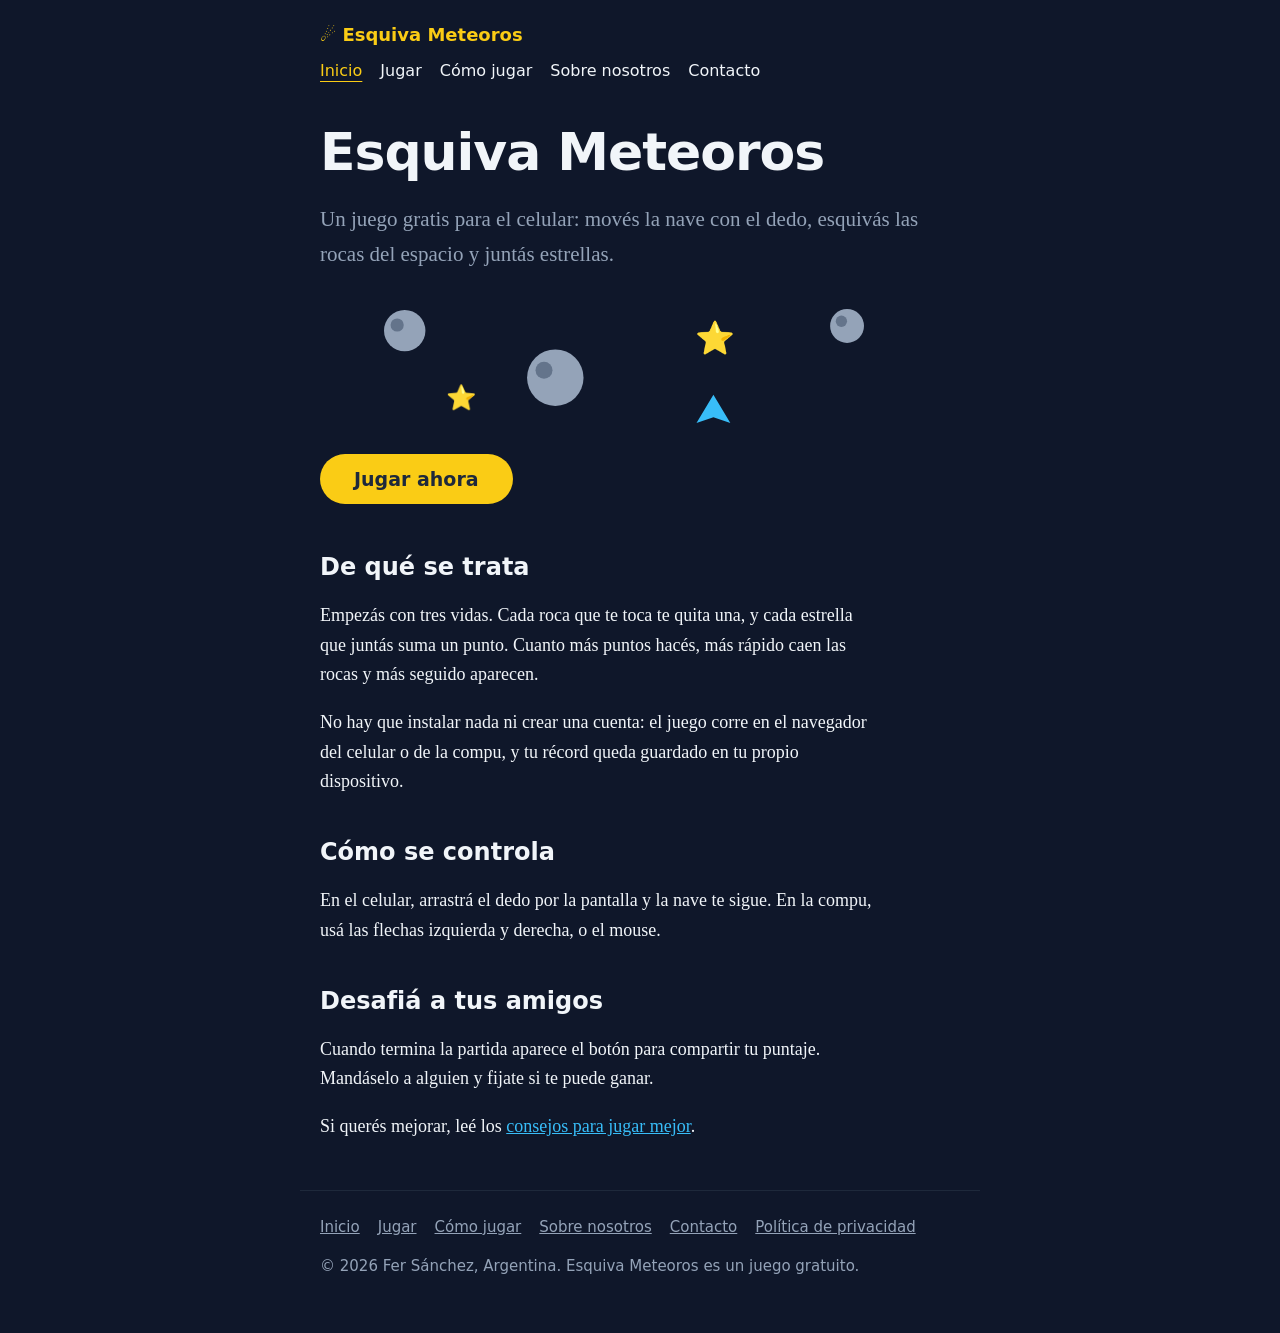
<file: index.html>
<!DOCTYPE html>
<html lang="es">
<head>
<meta charset="utf-8">
<meta name="viewport" content="width=device-width, initial-scale=1, viewport-fit=cover">
<title>Esquiva Meteoros: juego gratis para jugar en el celular</title>
<meta name="description" content="Esquiva Meteoros es un juego gratis de navegador: esquivá las rocas del espacio, juntá estrellas y superá tu récord.">
<link rel="stylesheet" href="style.css">
<script async src="https://pagead2.googlesyndication.com/pagead/js/adsbygoogle.js?client=ca-pub-1534052747350432" crossorigin="anonymous"></script>
</head>
<body>
<header><a class="logo" href="index.html">☄️ Esquiva Meteoros</a><nav aria-label="Principal"><a href="index.html" aria-current="page">Inicio</a><a href="juego.html">Jugar</a><a href="como-jugar.html">Cómo jugar</a><a href="sobre-nosotros.html">Sobre nosotros</a><a href="contacto.html">Contacto</a></nav></header>
<main>
<h1>Esquiva Meteoros</h1>
<p class="lead">Un juego gratis para el celular: movés la nave con el dedo, esquivás las rocas del espacio y juntás estrellas.</p>
<svg class="scene" viewBox="0 0 680 150" role="img" aria-label="Una nave azul esquiva meteoros y junta estrellas">
<circle cx="90" cy="40" r="22" fill="#94a3b8"/><circle cx="82" cy="34" r="7" fill="#64748b"/>
<circle cx="250" cy="90" r="30" fill="#94a3b8"/><circle cx="238" cy="82" r="9" fill="#64748b"/>
<circle cx="560" cy="35" r="18" fill="#94a3b8"/><circle cx="554" cy="30" r="6" fill="#64748b"/>
<text x="420" y="60" font-size="34" text-anchor="middle">⭐</text><text x="150" y="120" font-size="26" text-anchor="middle">⭐</text>
<path d="M400 138 L418 108 L436 138 L418 132 Z" fill="#38bdf8"/></svg>
<a class="btn" href="juego.html">Jugar ahora</a>
<h2>De qué se trata</h2>
<p>Empezás con tres vidas. Cada roca que te toca te quita una, y cada estrella que juntás suma un punto. Cuanto más puntos hacés, más rápido caen las rocas y más seguido aparecen.</p>
<p>No hay que instalar nada ni crear una cuenta: el juego corre en el navegador del celular o de la compu, y tu récord queda guardado en tu propio dispositivo.</p>
<h2>Cómo se controla</h2>
<p>En el celular, arrastrá el dedo por la pantalla y la nave te sigue. En la compu, usá las flechas izquierda y derecha, o el mouse.</p>
<h2>Desafiá a tus amigos</h2>
<p>Cuando termina la partida aparece el botón para compartir tu puntaje. Mandáselo a alguien y fijate si te puede ganar.</p>
<p>Si querés mejorar, leé los <a href="como-jugar.html">consejos para jugar mejor</a>.</p>
<div class="adslot"></div>
</main>
<footer><nav aria-label="Pie de página"><a href="index.html">Inicio</a><a href="juego.html">Jugar</a><a href="como-jugar.html">Cómo jugar</a><a href="sobre-nosotros.html">Sobre nosotros</a><a href="contacto.html">Contacto</a><a href="privacidad.html">Política de privacidad</a></nav><p>© 2026 Fer Sánchez, Argentina. Esquiva Meteoros es un juego gratuito.</p></footer>
</body>
</html>
</file>
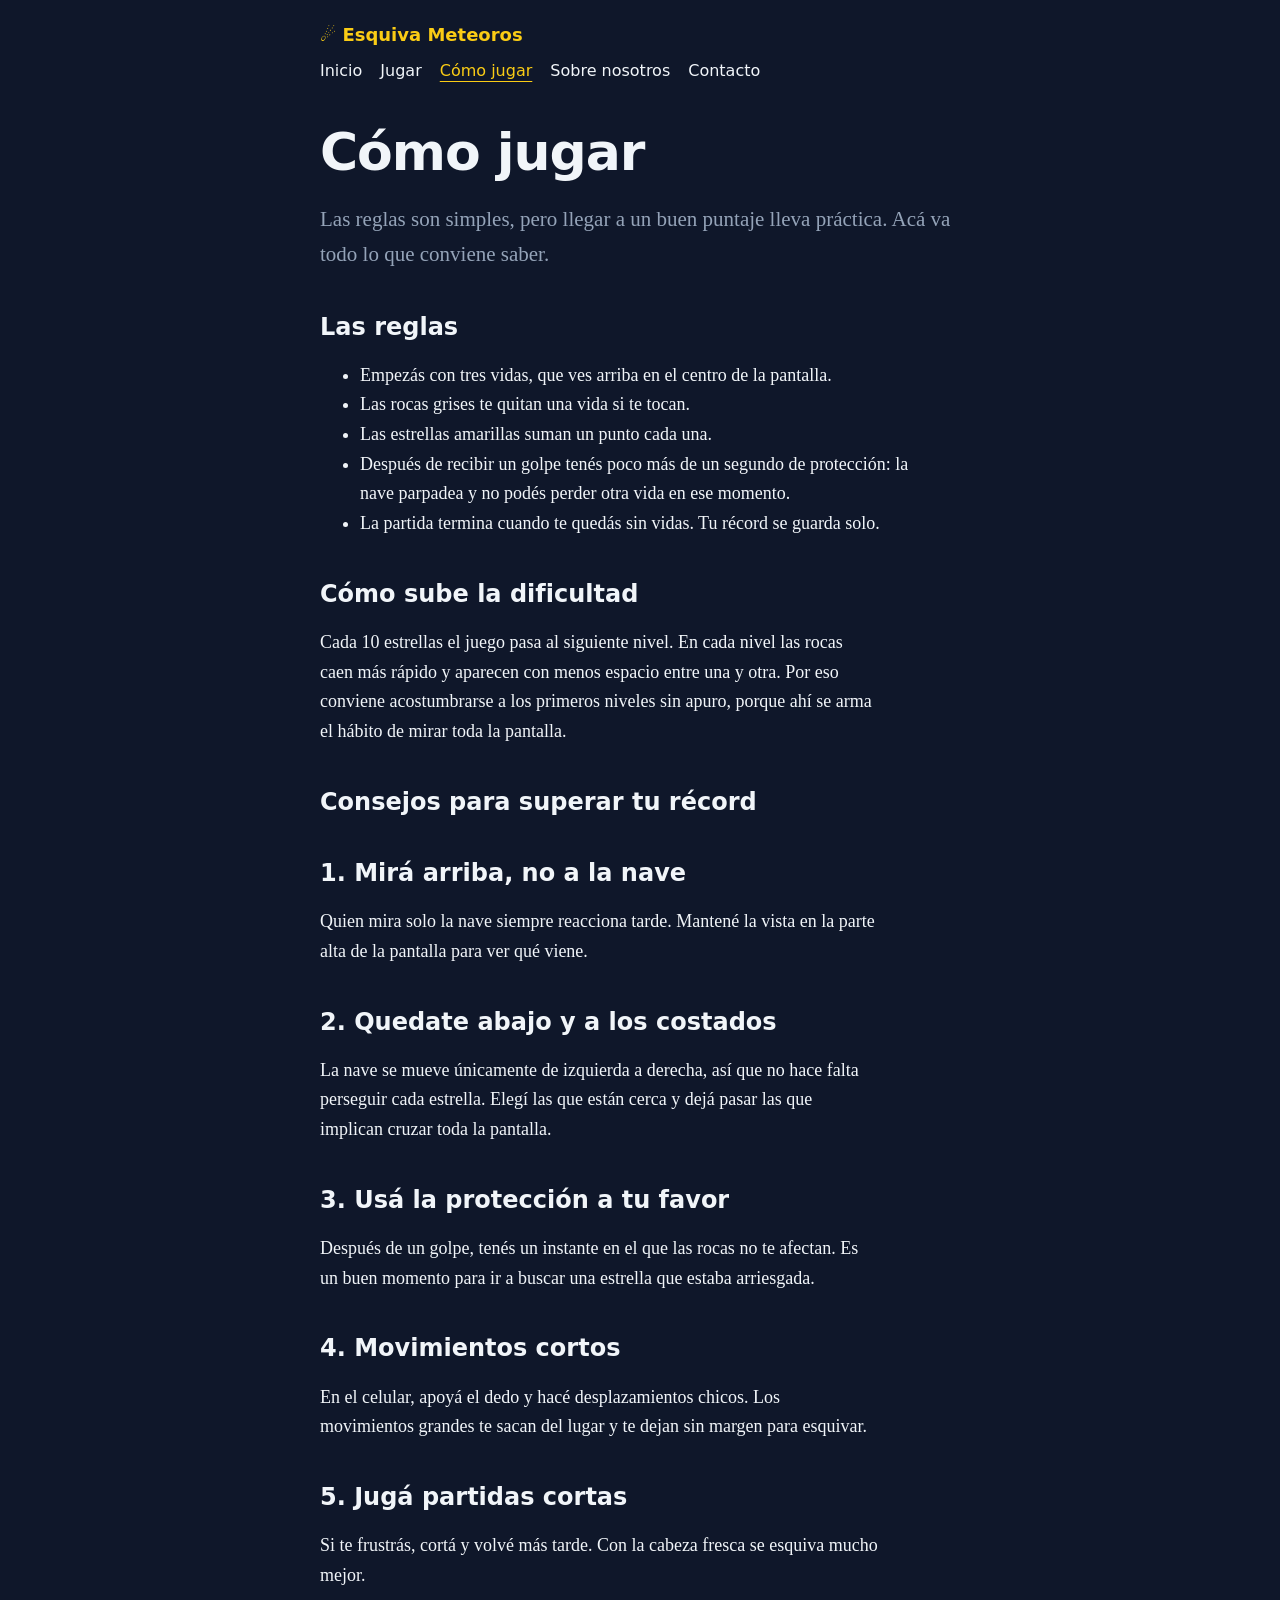
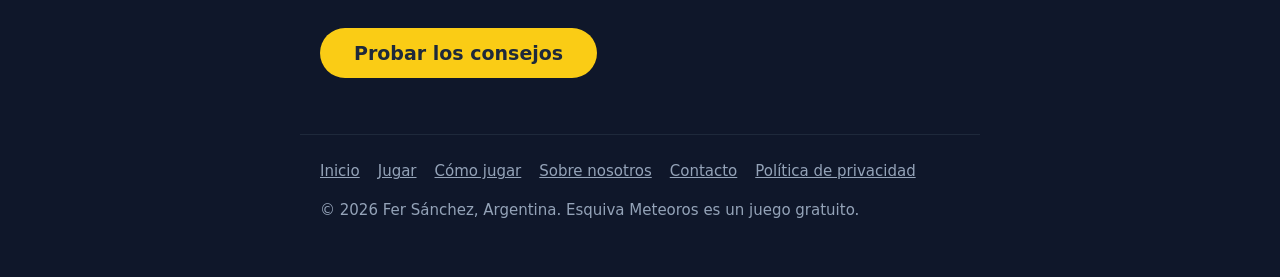
<file: como-jugar.html>
<!DOCTYPE html>
<html lang="es">
<head>
<meta charset="utf-8">
<meta name="viewport" content="width=device-width, initial-scale=1, viewport-fit=cover">
<title>Cómo jugar a Esquiva Meteoros: reglas y consejos</title>
<meta name="description" content="Reglas de Esquiva Meteoros y consejos para superar tu récord: cómo moverte, cuándo arriesgar y cómo no perder vidas.">
<link rel="stylesheet" href="style.css">
<!-- Pegá acá el código de AdSense que te da Google cuando te aprueben (el que empieza con <script async src="https://pagead2.googlesyndication.com/...) -->
</head>
<body>
<header><a class="logo" href="index.html">☄️ Esquiva Meteoros</a><nav aria-label="Principal"><a href="index.html">Inicio</a><a href="juego.html">Jugar</a><a href="como-jugar.html" aria-current="page">Cómo jugar</a><a href="sobre-nosotros.html">Sobre nosotros</a><a href="contacto.html">Contacto</a></nav></header>
<main>
<h1>Cómo jugar</h1>
<p class="lead">Las reglas son simples, pero llegar a un buen puntaje lleva práctica. Acá va todo lo que conviene saber.</p>
<h2>Las reglas</h2>
<ul><li>Empezás con tres vidas, que ves arriba en el centro de la pantalla.</li><li>Las rocas grises te quitan una vida si te tocan.</li><li>Las estrellas amarillas suman un punto cada una.</li><li>Después de recibir un golpe tenés poco más de un segundo de protección: la nave parpadea y no podés perder otra vida en ese momento.</li><li>La partida termina cuando te quedás sin vidas. Tu récord se guarda solo.</li></ul>
<h2>Cómo sube la dificultad</h2>
<p>Cada 10 estrellas el juego pasa al siguiente nivel. En cada nivel las rocas caen más rápido y aparecen con menos espacio entre una y otra. Por eso conviene acostumbrarse a los primeros niveles sin apuro, porque ahí se arma el hábito de mirar toda la pantalla.</p>
<h2>Consejos para superar tu récord</h2>
<h2>1. Mirá arriba, no a la nave</h2>
<p>Quien mira solo la nave siempre reacciona tarde. Mantené la vista en la parte alta de la pantalla para ver qué viene.</p>
<h2>2. Quedate abajo y a los costados</h2>
<p>La nave se mueve únicamente de izquierda a derecha, así que no hace falta perseguir cada estrella. Elegí las que están cerca y dejá pasar las que implican cruzar toda la pantalla.</p>
<h2>3. Usá la protección a tu favor</h2>
<p>Después de un golpe, tenés un instante en el que las rocas no te afectan. Es un buen momento para ir a buscar una estrella que estaba arriesgada.</p>
<h2>4. Movimientos cortos</h2>
<p>En el celular, apoyá el dedo y hacé desplazamientos chicos. Los movimientos grandes te sacan del lugar y te dejan sin margen para esquivar.</p>
<h2>5. Jugá partidas cortas</h2>
<p>Si te frustrás, cortá y volvé más tarde. Con la cabeza fresca se esquiva mucho mejor.</p>
<a class="btn" href="juego.html">Probar los consejos</a>
<div class="adslot"></div>
</main>
<footer><nav aria-label="Pie de página"><a href="index.html">Inicio</a><a href="juego.html">Jugar</a><a href="como-jugar.html">Cómo jugar</a><a href="sobre-nosotros.html">Sobre nosotros</a><a href="contacto.html">Contacto</a><a href="privacidad.html">Política de privacidad</a></nav><p>© 2026 Fer Sánchez, Argentina. Esquiva Meteoros es un juego gratuito.</p></footer>
</body>
</html>
</file>
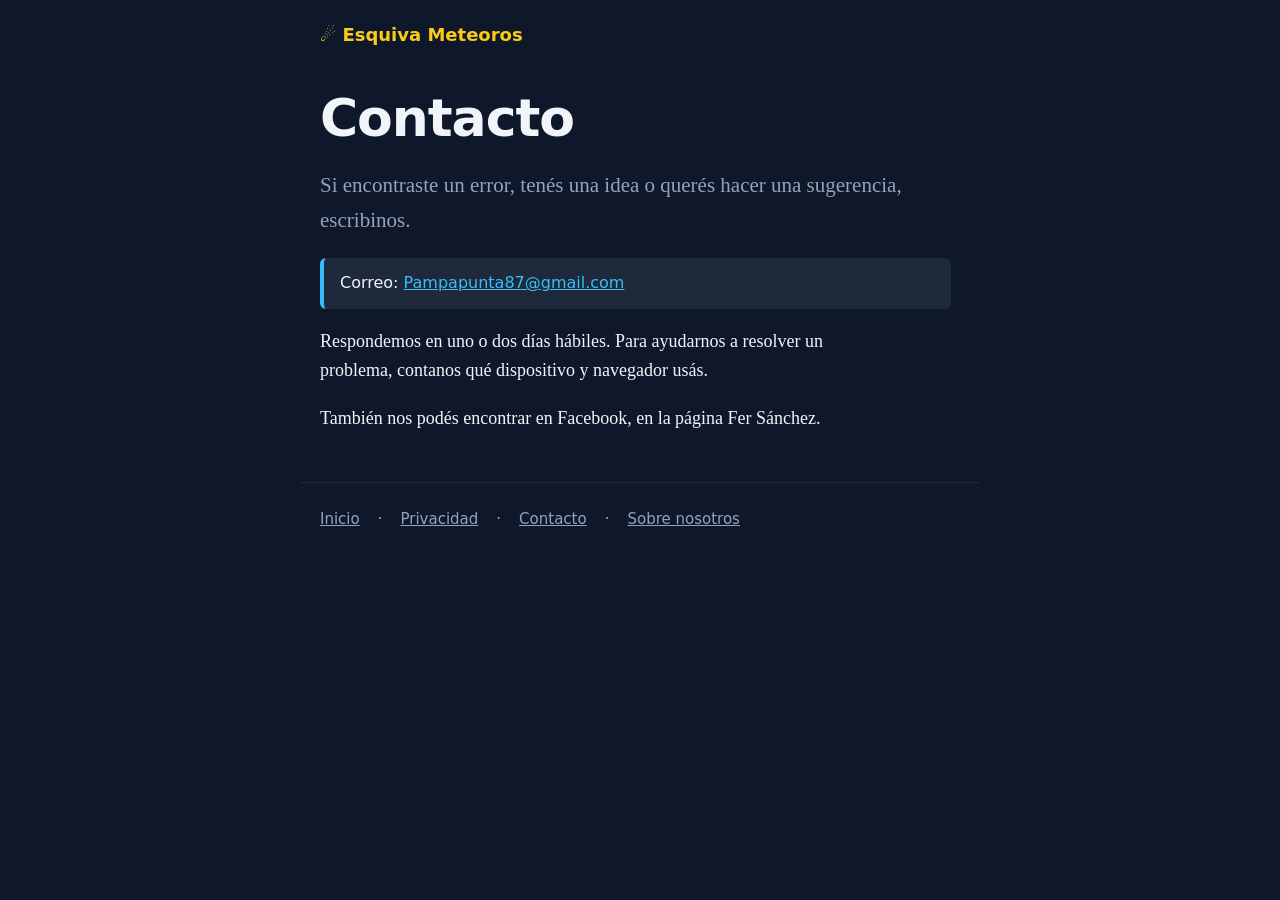
<file: contacto.html>
<!DOCTYPE html>
<html lang="es">
<head>
<meta charset="utf-8">
<meta name="viewport" content="width=device-width, initial-scale=1">
<title>Contacto: Esquiva Meteoros</title>
<meta name="description" content="Escribinos para reportar un error, hacer una sugerencia o consultar sobre Esquiva Meteoros.">
<link rel="stylesheet" href="style.css">
<script async src="https://pagead2.googlesyndication.com/pagead/js/adsbygoogle.js?client=ca-pub-1534052747350432" crossorigin="anonymous"></script>
</head>
<body>
<header><a class="logo" href="index.html">☄️ Esquiva Meteoros</a></header>
<main>
<h1>Contacto</h1>
<p class="lead">Si encontraste un error, tenés una idea o querés hacer una sugerencia, escribinos.</p>
<p class="note">Correo: <a href="mailto:Pampapunta87@gmail.com">Pampapunta87@gmail.com</a></p>
<p>Respondemos en uno o dos días hábiles. Para ayudarnos a resolver un problema, contanos qué dispositivo y navegador usás.</p>
<p>También nos podés encontrar en Facebook, en la página Fer Sánchez.</p>
</main>
<footer><nav aria-label="Pie de página"><a href="index.html">Inicio</a> · <a href="privacidad.html">Privacidad</a> · <a href="contacto.html">Contacto</a> · <a href="sobre-nosotros.html">Sobre nosotros</a></nav></footer>
</body>
</html>
</file>
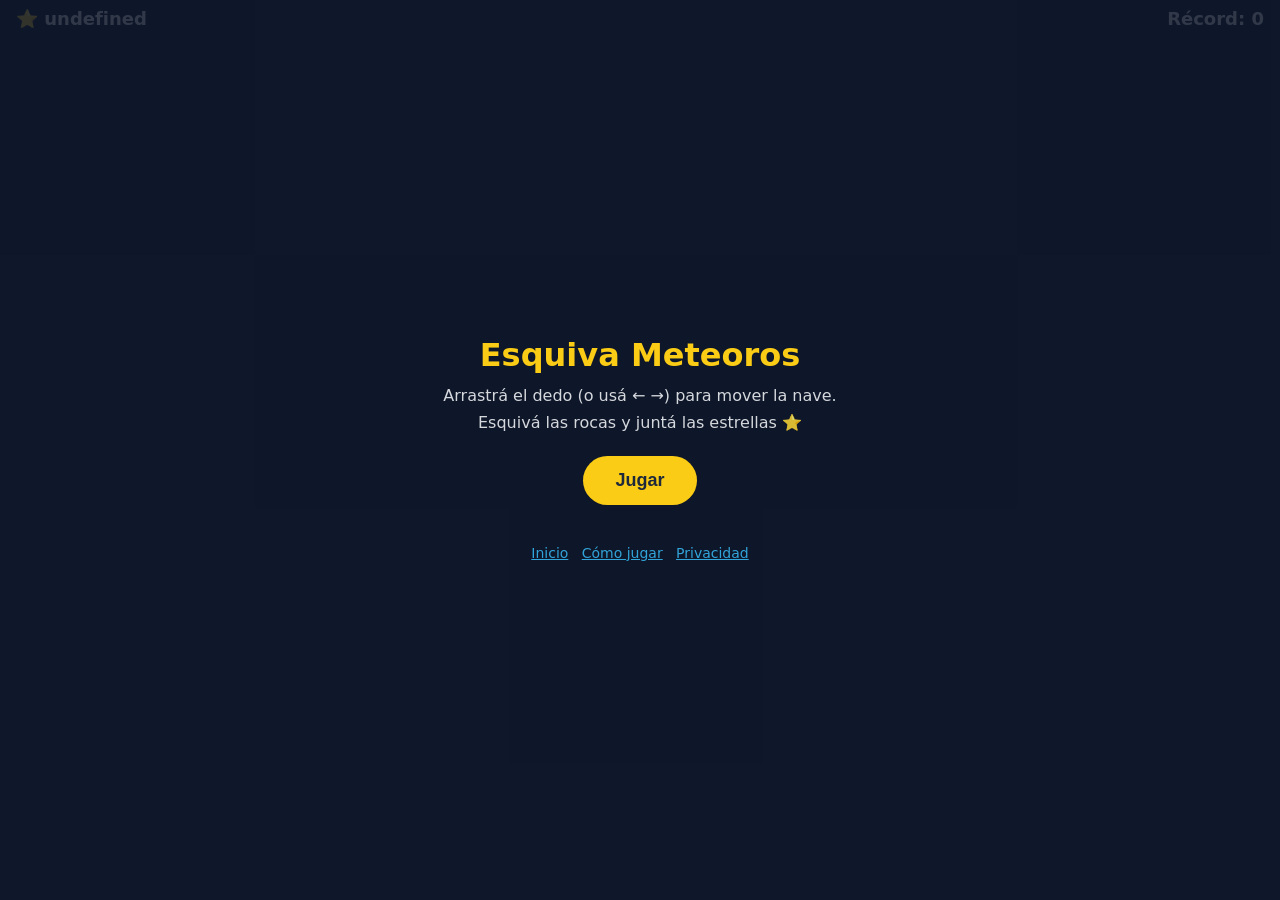
<file: juego.html>
<!DOCTYPE html>
<html lang="es">
<head>
<meta charset="utf-8">
<meta name="viewport" content="width=device-width, initial-scale=1, viewport-fit=cover">
<title>Jugar Esquiva Meteoros</title>
<!-- Pegá acá el código de AdSense (el mismo que en las otras páginas) -->
<style>
:root{--bg:#0f172a;--fg:#f8fafc;--ac:#facc15;color-scheme:dark;box-sizing:border-box;padding-top:env(safe-area-inset-top,0px);padding-bottom:env(safe-area-inset-bottom,0px)}
html,body{height:100%;margin:0;background:var(--bg);color:var(--fg);font-family:system-ui,sans-serif;overflow:hidden;touch-action:none;user-select:none}
#wrap{position:relative;height:100%}
canvas{display:block;width:100%;height:100%}
#hud{position:absolute;top:8px;left:0;right:0;display:flex;justify-content:space-between;padding:0 16px;font-weight:700;font-size:18px;pointer-events:none}
#ov{position:absolute;inset:0;display:flex;flex-direction:column;align-items:center;justify-content:center;background:rgba(15,23,42,.85);text-align:center;padding:24px}
#ov h1{margin:0 0 8px;font-size:32px;color:var(--ac)}
#ov p{margin:4px 0;opacity:.85}
button{margin-top:20px;padding:14px 32px;font-size:18px;font-weight:700;border:0;border-radius:999px;background:var(--ac);color:#1e293b}
</style>
</head>
<body>
<div id="wrap">
<canvas id="c"></canvas>
<div id="hud"><span id="s">⭐ 0</span><span id="l">❤️❤️❤️</span><span id="b">Récord: 0</span></div>
<div id="ov"><h1 id="t">Esquiva Meteoros</h1><p id="m">Arrastrá el dedo (o usá ← →) para mover la nave.</p><p>Esquivá las rocas y juntá las estrellas ⭐</p><button id="go">Jugar</button><button id="sh" style="display:none;background:#38bdf8">Compartir mi puntaje</button><div id="ad" style="margin-top:20px;min-width:250px;min-height:0"><!-- ESPACIO PARA ANUNCIO: pegá acá el código de AdSense/AdMob cuando alojes el juego en tu propio hosting --></div><p style="margin-top:20px;font-size:14px;opacity:.85"><a href="index.html" style="color:#38bdf8">Inicio</a> &nbsp; <a href="como-jugar.html" style="color:#38bdf8">Cómo jugar</a> &nbsp; <a href="privacidad.html" style="color:#38bdf8">Privacidad</a></p></div>
</div>
<script>
const c=document.getElementById('c'),x=c.getContext('2d');
const $=i=>document.getElementById(i);
let W,H,tx,items,score,lives,best=0,run=false,last=0,acc=0,lvl=1,inv=0,keys={};
try{best=+localStorage.getItem('em_best')||0}catch(e){}
const p={x:0,y:0,r:16};
function rs(){W=c.width=c.clientWidth;H=c.height=c.clientHeight;p.y=H-70;if(tx==null)tx=W/2}
addEventListener('resize',rs);rs();p.x=W/2;
function setT(e){const r=c.getBoundingClientRect();tx=e.clientX-r.left}
c.addEventListener('pointerdown',setT);c.addEventListener('pointermove',setT);
addEventListener('keydown',e=>keys[e.key]=1);addEventListener('keyup',e=>keys[e.key]=0);
function hud(){$('s').textContent='⭐ '+score;$('l').textContent='❤️'.repeat(Math.max(lives,0));$('b').textContent='Récord: '+best}
function start(){items=[];score=0;lives=3;lvl=1;acc=0;inv=0;p.x=W/2;tx=W/2;run=true;$('ov').style.display='none';hud();last=performance.now();requestAnimationFrame(loop)}
function end(){run=false;if(score>best){best=score;try{localStorage.setItem('em_best',best)}catch(e){}}
$('t').textContent='¡Game over!';$('m').textContent='Puntaje: '+score+' · Récord: '+best;$('go').textContent='Jugar de nuevo';$('sh').style.display='inline-block';$('ov').style.display='flex';hud()}
$('go').addEventListener('click',start);
$('sh').addEventListener('click',async()=>{const t='Hice '+score+' puntos en Esquiva Meteoros ☄️ ¿Podés superarme?',u=location.href;try{if(navigator.share){await navigator.share({text:t,url:u});return}}catch(e){}try{await navigator.clipboard.writeText(t+' '+u);$('sh').textContent='¡Copiado!'}catch(e){$('sh').textContent='Copiá el enlace'}setTimeout(()=>$('sh').textContent='Compartir mi puntaje',2000)});
function loop(now){if(!run)return;const dt=Math.min((now-last)/1000,.05);last=now;
lvl=1+Math.floor(score/10);
if(keys.ArrowLeft||keys.a)tx=p.x-400*dt*3;if(keys.ArrowRight||keys.d)tx=p.x+400*dt*3;
tx=Math.max(p.r,Math.min(W-p.r,tx));p.x+=(tx-p.x)*Math.min(1,dt*14);
acc+=dt;const gap=Math.max(.25,.8-lvl*.05);
if(acc>gap){acc=0;const star=Math.random()<.3;items.push({x:20+Math.random()*(W-40),y:-20,r:star?12:14+Math.random()*10,v:(star?150:180)+lvl*22+Math.random()*60,star})}
if(inv>0)inv-=dt;
for(const i of items){i.y+=i.v*dt;if(Math.hypot(i.x-p.x,i.y-p.y)<i.r+p.r-3){i.dead=1;if(i.star){score++}else if(inv<=0){lives--;inv=1.2}}else if(i.y>H+30){i.dead=1}}
items=items.filter(i=>!i.dead);hud();draw();if(lives<=0){end();return}requestAnimationFrame(loop)}
function draw(){x.clearRect(0,0,W,H);
x.fillStyle='#fff';for(let k=0;k<30;k++){x.globalAlpha=.3;x.fillRect((k*97)%W,(k*53+performance.now()/20*(1+k%3))%H,2,2)}x.globalAlpha=1;
for(const i of items){if(i.star){x.font=(i.r*2)+'px serif';x.textAlign='center';x.textBaseline='middle';x.fillText('⭐',i.x,i.y)}else{x.fillStyle='#94a3b8';x.beginPath();x.arc(i.x,i.y,i.r,0,7);x.fill();x.fillStyle='#64748b';x.beginPath();x.arc(i.x-i.r/3,i.y-i.r/4,i.r/3,0,7);x.fill()}}
if(inv<=0||Math.floor(inv*10)%2){x.fillStyle='#38bdf8';x.beginPath();x.moveTo(p.x,p.y-p.r-4);x.lineTo(p.x+p.r,p.y+p.r);x.lineTo(p.x,p.y+p.r-6);x.lineTo(p.x-p.r,p.y+p.r);x.closePath();x.fill()}}
hud();
</script>
</body>
</html>
</file>
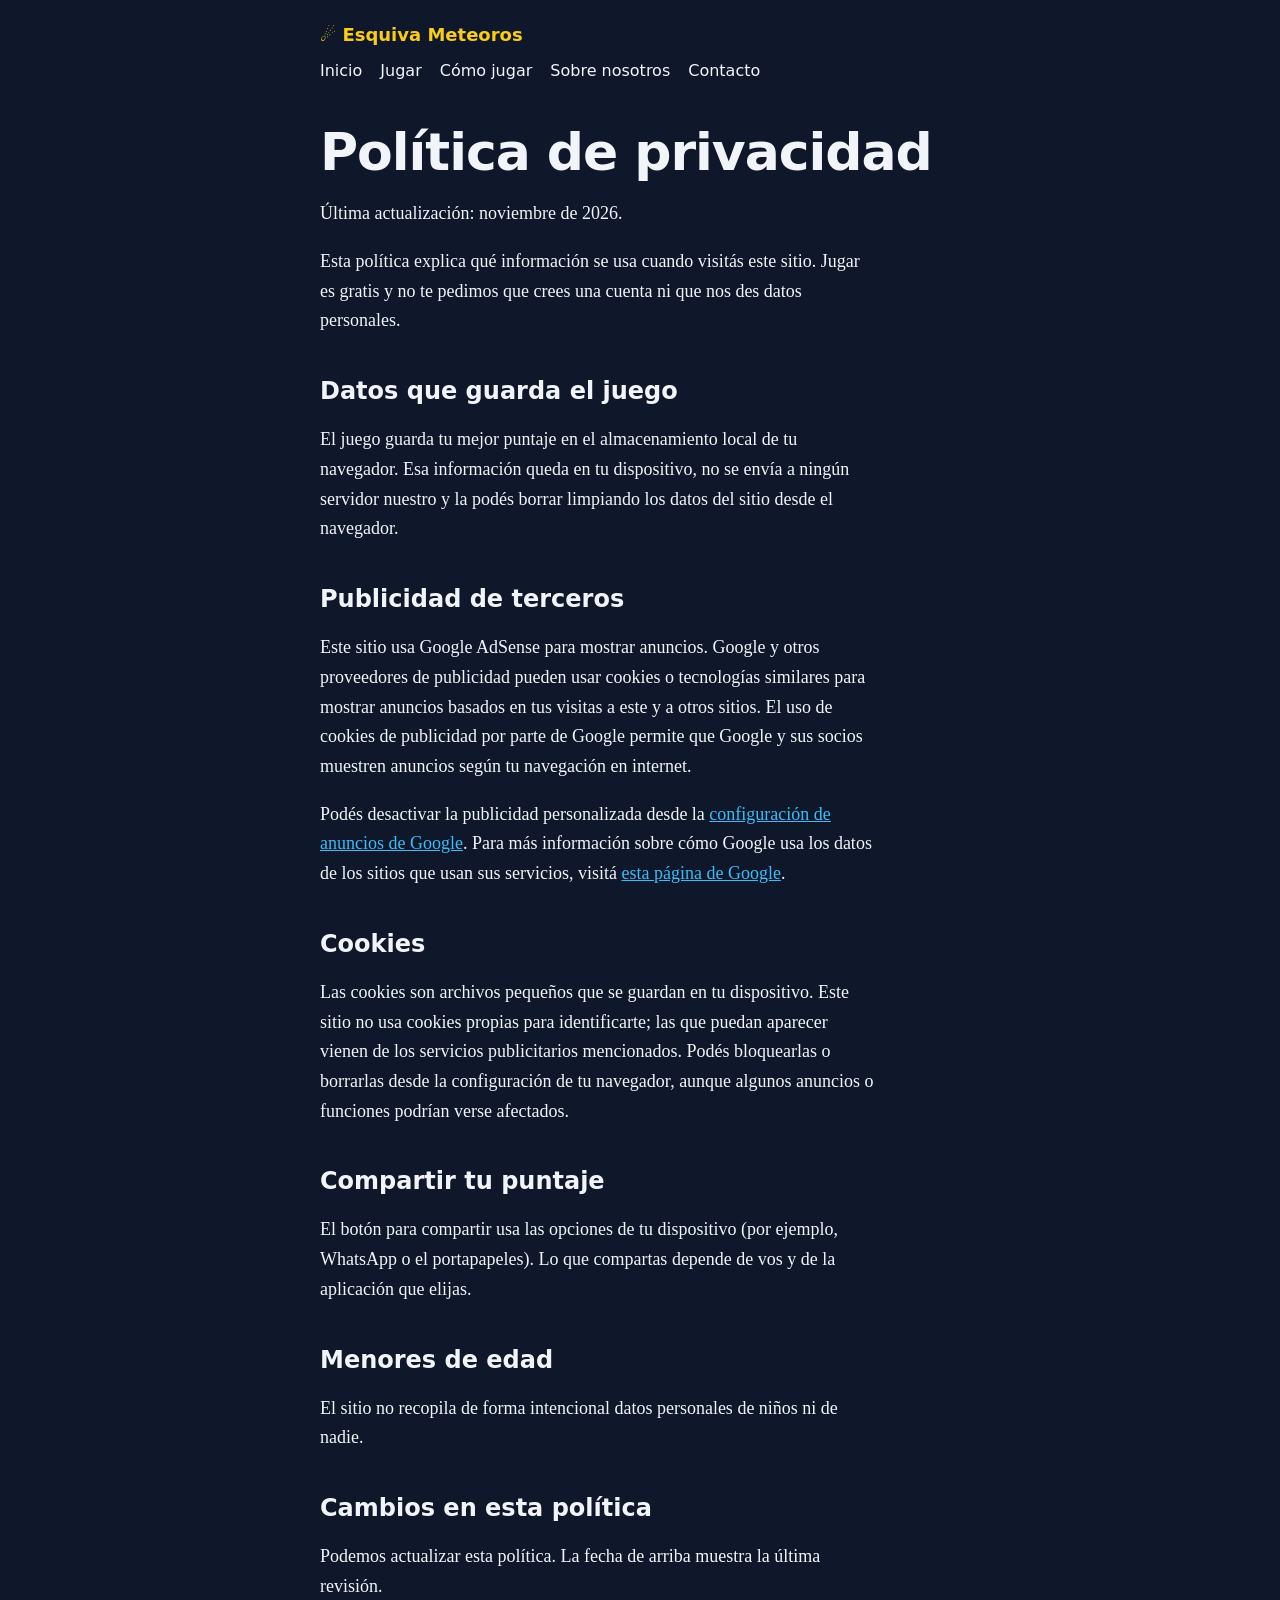
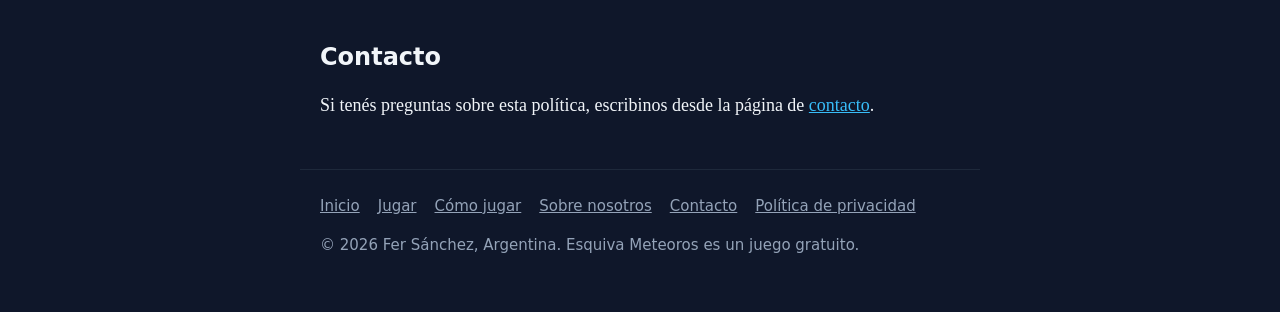
<file: privacidad.html>
<!DOCTYPE html>
<html lang="es">
<head>
<meta charset="utf-8">
<meta name="viewport" content="width=device-width, initial-scale=1, viewport-fit=cover">
<title>Política de privacidad: Esquiva Meteoros</title>
<meta name="description" content="Qué datos usa Esquiva Meteoros, cómo se usan las cookies y la publicidad de Google AdSense.">
<link rel="stylesheet" href="style.css">
<!-- Pegá acá el código de AdSense que te da Google cuando te aprueben (el que empieza con <script async src="https://pagead2.googlesyndication.com/...) -->
</head>
<body>
<header><a class="logo" href="index.html">☄️ Esquiva Meteoros</a><nav aria-label="Principal"><a href="index.html">Inicio</a><a href="juego.html">Jugar</a><a href="como-jugar.html">Cómo jugar</a><a href="sobre-nosotros.html">Sobre nosotros</a><a href="contacto.html">Contacto</a></nav></header>
<main>
<h1>Política de privacidad</h1>
<p>Última actualización: noviembre de 2026.</p>
<p>Esta política explica qué información se usa cuando visitás este sitio. Jugar es gratis y no te pedimos que crees una cuenta ni que nos des datos personales.</p>
<h2>Datos que guarda el juego</h2>
<p>El juego guarda tu mejor puntaje en el almacenamiento local de tu navegador. Esa información queda en tu dispositivo, no se envía a ningún servidor nuestro y la podés borrar limpiando los datos del sitio desde el navegador.</p>
<h2>Publicidad de terceros</h2>
<p>Este sitio usa Google AdSense para mostrar anuncios. Google y otros proveedores de publicidad pueden usar cookies o tecnologías similares para mostrar anuncios basados en tus visitas a este y a otros sitios. El uso de cookies de publicidad por parte de Google permite que Google y sus socios muestren anuncios según tu navegación en internet.</p>
<p>Podés desactivar la publicidad personalizada desde la <a href="https://adssettings.google.com" rel="noopener">configuración de anuncios de Google</a>. Para más información sobre cómo Google usa los datos de los sitios que usan sus servicios, visitá <a href="https://policies.google.com/technologies/partner-sites" rel="noopener">esta página de Google</a>.</p>
<h2>Cookies</h2>
<p>Las cookies son archivos pequeños que se guardan en tu dispositivo. Este sitio no usa cookies propias para identificarte; las que puedan aparecer vienen de los servicios publicitarios mencionados. Podés bloquearlas o borrarlas desde la configuración de tu navegador, aunque algunos anuncios o funciones podrían verse afectados.</p>
<h2>Compartir tu puntaje</h2>
<p>El botón para compartir usa las opciones de tu dispositivo (por ejemplo, WhatsApp o el portapapeles). Lo que compartas depende de vos y de la aplicación que elijas.</p>
<h2>Menores de edad</h2>
<p>El sitio no recopila de forma intencional datos personales de niños ni de nadie.</p>
<h2>Cambios en esta política</h2>
<p>Podemos actualizar esta política. La fecha de arriba muestra la última revisión.</p>
<h2>Contacto</h2>
<p>Si tenés preguntas sobre esta política, escribinos desde la página de <a href="contacto.html">contacto</a>.</p>
</main>
<footer><nav aria-label="Pie de página"><a href="index.html">Inicio</a><a href="juego.html">Jugar</a><a href="como-jugar.html">Cómo jugar</a><a href="sobre-nosotros.html">Sobre nosotros</a><a href="contacto.html">Contacto</a><a href="privacidad.html">Política de privacidad</a></nav><p>© 2026 Fer Sánchez, Argentina. Esquiva Meteoros es un juego gratuito.</p></footer>
</body>
</html>
</file>
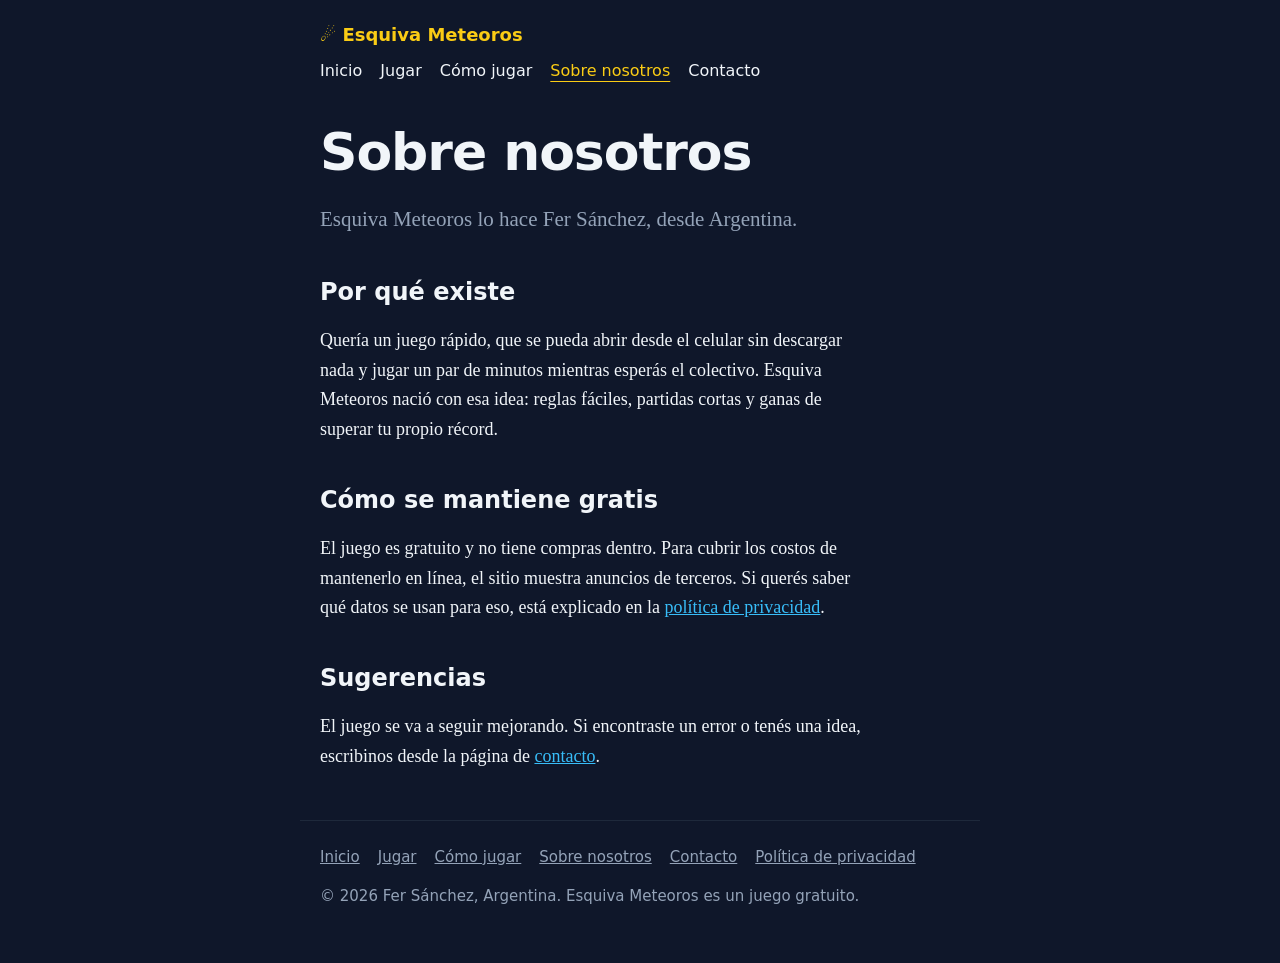
<file: sobre-nosotros.html>
<!DOCTYPE html>
<html lang="es">
<head>
<meta charset="utf-8">
<meta name="viewport" content="width=device-width, initial-scale=1, viewport-fit=cover">
<title>Sobre Esquiva Meteoros</title>
<meta name="description" content="Quién hace Esquiva Meteoros, por qué existe el juego y cómo se mantiene gratis.">
<link rel="stylesheet" href="style.css">
<!-- Pegá acá el código de AdSense que te da Google cuando te aprueben (el que empieza con <script async src="https://pagead2.googlesyndication.com/...) -->
</head>
<body>
<header><a class="logo" href="index.html">☄️ Esquiva Meteoros</a><nav aria-label="Principal"><a href="index.html">Inicio</a><a href="juego.html">Jugar</a><a href="como-jugar.html">Cómo jugar</a><a href="sobre-nosotros.html" aria-current="page">Sobre nosotros</a><a href="contacto.html">Contacto</a></nav></header>
<main>
<h1>Sobre nosotros</h1>
<p class="lead">Esquiva Meteoros lo hace Fer Sánchez, desde Argentina.</p>
<h2>Por qué existe</h2>
<p>Quería un juego rápido, que se pueda abrir desde el celular sin descargar nada y jugar un par de minutos mientras esperás el colectivo. Esquiva Meteoros nació con esa idea: reglas fáciles, partidas cortas y ganas de superar tu propio récord.</p>
<h2>Cómo se mantiene gratis</h2>
<p>El juego es gratuito y no tiene compras dentro. Para cubrir los costos de mantenerlo en línea, el sitio muestra anuncios de terceros. Si querés saber qué datos se usan para eso, está explicado en la <a href="privacidad.html">política de privacidad</a>.</p>
<h2>Sugerencias</h2>
<p>El juego se va a seguir mejorando. Si encontraste un error o tenés una idea, escribinos desde la página de <a href="contacto.html">contacto</a>.</p>
</main>
<footer><nav aria-label="Pie de página"><a href="index.html">Inicio</a><a href="juego.html">Jugar</a><a href="como-jugar.html">Cómo jugar</a><a href="sobre-nosotros.html">Sobre nosotros</a><a href="contacto.html">Contacto</a><a href="privacidad.html">Política de privacidad</a></nav><p>© 2026 Fer Sánchez, Argentina. Esquiva Meteoros es un juego gratuito.</p></footer>
</body>
</html>
</file>
<file: style.css>
:root{--bg:#0f172a;--panel:#1e293b;--fg:#f1f5f9;--mut:#94a3b8;--star:#facc15;--ship:#38bdf8;color-scheme:dark;box-sizing:border-box;padding-top:env(safe-area-inset-top,0px);padding-bottom:env(safe-area-inset-bottom,0px)}
*,*::before,*::after{box-sizing:inherit}
body{margin:0;background:var(--bg);color:var(--fg);font:18px/1.65 Georgia,"Times New Roman",serif}
a{color:var(--ship)}
a:focus-visible,button:focus-visible{outline:3px solid var(--star);outline-offset:3px}
header,main,footer{max-width:680px;margin:0 auto;padding:0 20px}
header{display:flex;flex-wrap:wrap;align-items:center;justify-content:space-between;gap:8px 20px;padding-top:20px;padding-bottom:12px;font-family:system-ui,sans-serif;font-size:16px}
header .logo{font-weight:800;color:var(--star);text-decoration:none;font-size:18px}
header nav{display:flex;flex-wrap:wrap;gap:4px 18px}
header nav a{color:var(--fg);text-decoration:none}
header nav a[aria-current]{color:var(--star);text-decoration:underline;text-underline-offset:5px}
h1{font:800 clamp(34px,9vw,52px)/1.1 system-ui,sans-serif;margin:28px 0 12px;letter-spacing:-.02em}
h2{font:700 24px/1.3 system-ui,sans-serif;margin:40px 0 8px}
p,li{max-width:62ch}
.lead{font-size:21px;color:var(--mut)}
.scene{display:block;width:100%;height:auto;margin:8px 0 0}
.btn{display:inline-block;margin:20px 0 8px;padding:14px 34px;border-radius:999px;background:var(--star);color:#1e293b;font:800 19px system-ui,sans-serif;text-decoration:none}
.note{background:var(--panel);border-left:4px solid var(--ship);padding:12px 16px;border-radius:6px;font-family:system-ui,sans-serif;font-size:16px}
.adslot{margin:36px 0;min-height:0}
footer{padding-top:24px;padding-bottom:40px;margin-top:48px;border-top:1px solid var(--panel);font:15px/1.6 system-ui,sans-serif;color:var(--mut)}
footer a{color:var(--mut)}
footer nav{display:flex;flex-wrap:wrap;gap:4px 18px;margin-bottom:8px}
</file>
